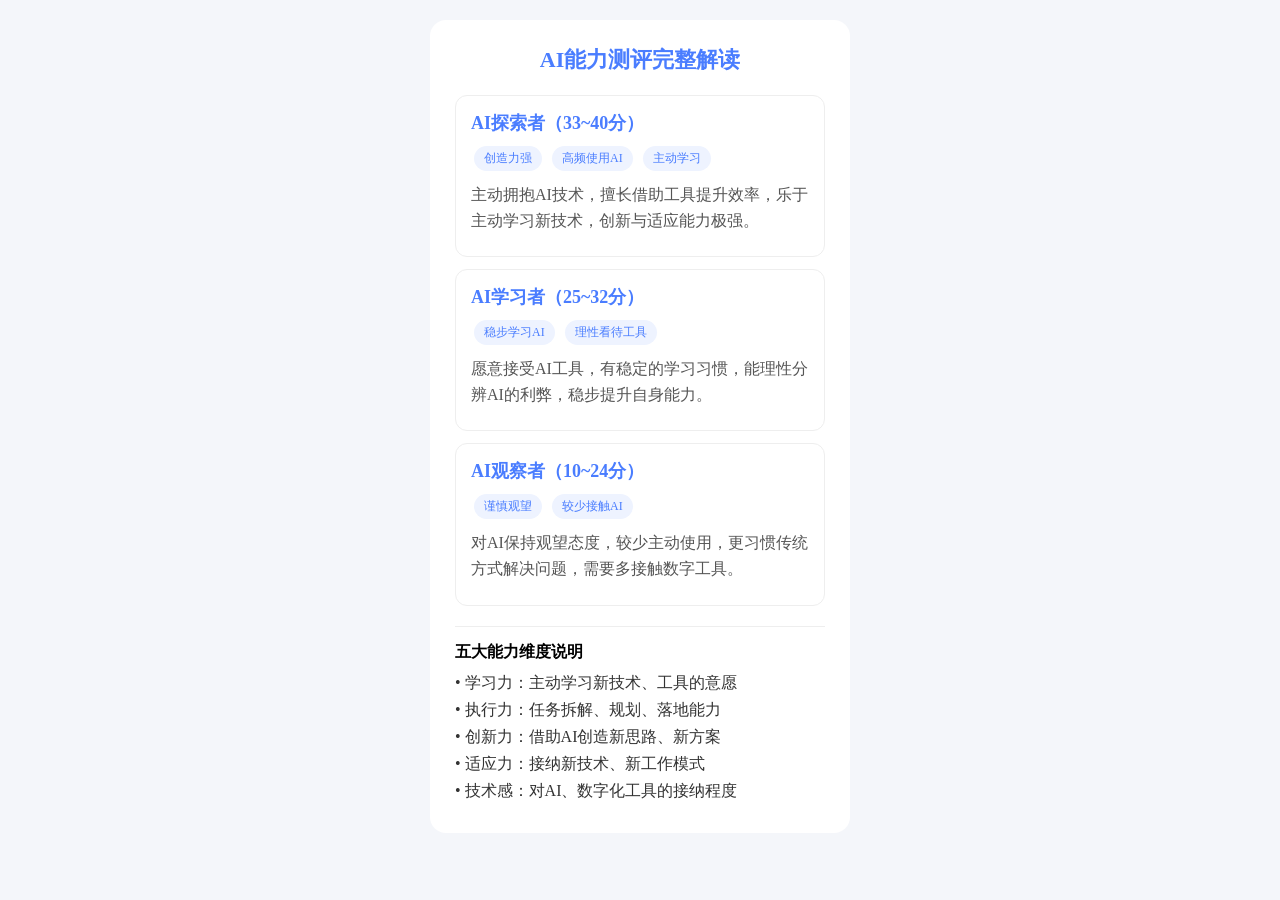
<file: scan_result.html>
<!DOCTYPE html>
<html lang="zh-CN">
<head>
    <meta charset="UTF-8">
    <meta name="viewport" content="width=device-width, initial-scale=1.0">
    <title>AI能力测评结果解读</title>
    <style>
        *{margin:0;padding:0;box-sizing:border-box;font-family:"Microsoft YaHei";}
        body{background:#f4f6fa;padding:20px;}
        .wrap{max-width:420px;margin:0 auto;background:#fff;border-radius:16px;padding:25px;}
        h1{text-align:center;color:#4A7DFF;margin-bottom:20px;font-size:22px;}
        .level-item{border:1px solid #eee;border-radius:12px;padding:15px;margin:12px 0;}
        .level-title{font-size:18px;font-weight:bold;color:#4A7DFF;margin-bottom:8px;}
        .tag{display:inline-block;background:#eef3ff;color:#4A7DFF;padding:4px 10px;border-radius:20px;font-size:12px;margin:3px;}
        .desc{color:#555;margin:8px 0;line-height:1.6;}
        .dimension{margin-top:20px;padding-top:15px;border-top:1px solid #eee;}
        .dim-title{font-weight:bold;margin-bottom:10px;}
        .dim-item{margin:6px 0;color:#333;}
    </style>
</head>
<body>
    <div class="wrap">
        <h1>AI能力测评完整解读</h1>

        <div class="level-item">
            <div class="level-title">AI探索者（33~40分）</div>
            <div class="tag-box">
                <span class="tag">创造力强</span>
                <span class="tag">高频使用AI</span>
                <span class="tag">主动学习</span>
            </div>
            <p class="desc">主动拥抱AI技术，擅长借助工具提升效率，乐于主动学习新技术，创新与适应能力极强。</p>
        </div>

        <div class="level-item">
            <div class="level-title">AI学习者（25~32分）</div>
            <div class="tag-box">
                <span class="tag">稳步学习AI</span>
                <span class="tag">理性看待工具</span>
            </div>
            <p class="desc">愿意接受AI工具，有稳定的学习习惯，能理性分辨AI的利弊，稳步提升自身能力。</p>
        </div>

        <div class="level-item">
            <div class="level-title">AI观察者（10~24分）</div>
            <div class="tag-box">
                <span class="tag">谨慎观望</span>
                <span class="tag">较少接触AI</span>
            </div>
            <p class="desc">对AI保持观望态度，较少主动使用，更习惯传统方式解决问题，需要多接触数字工具。</p>
        </div>

        <div class="dimension">
            <div class="dim-title">五大能力维度说明</div>
            <div class="dim-item">• 学习力：主动学习新技术、工具的意愿</div>
            <div class="dim-item">• 执行力：任务拆解、规划、落地能力</div>
            <div class="dim-item">• 创新力：借助AI创造新思路、新方案</div>
            <div class="dim-item">• 适应力：接纳新技术、新工作模式</div>
            <div class="dim-item">• 技术感：对AI、数字化工具的接纳程度</div>
        </div>
    </div>
</body>
</html>
</file>
